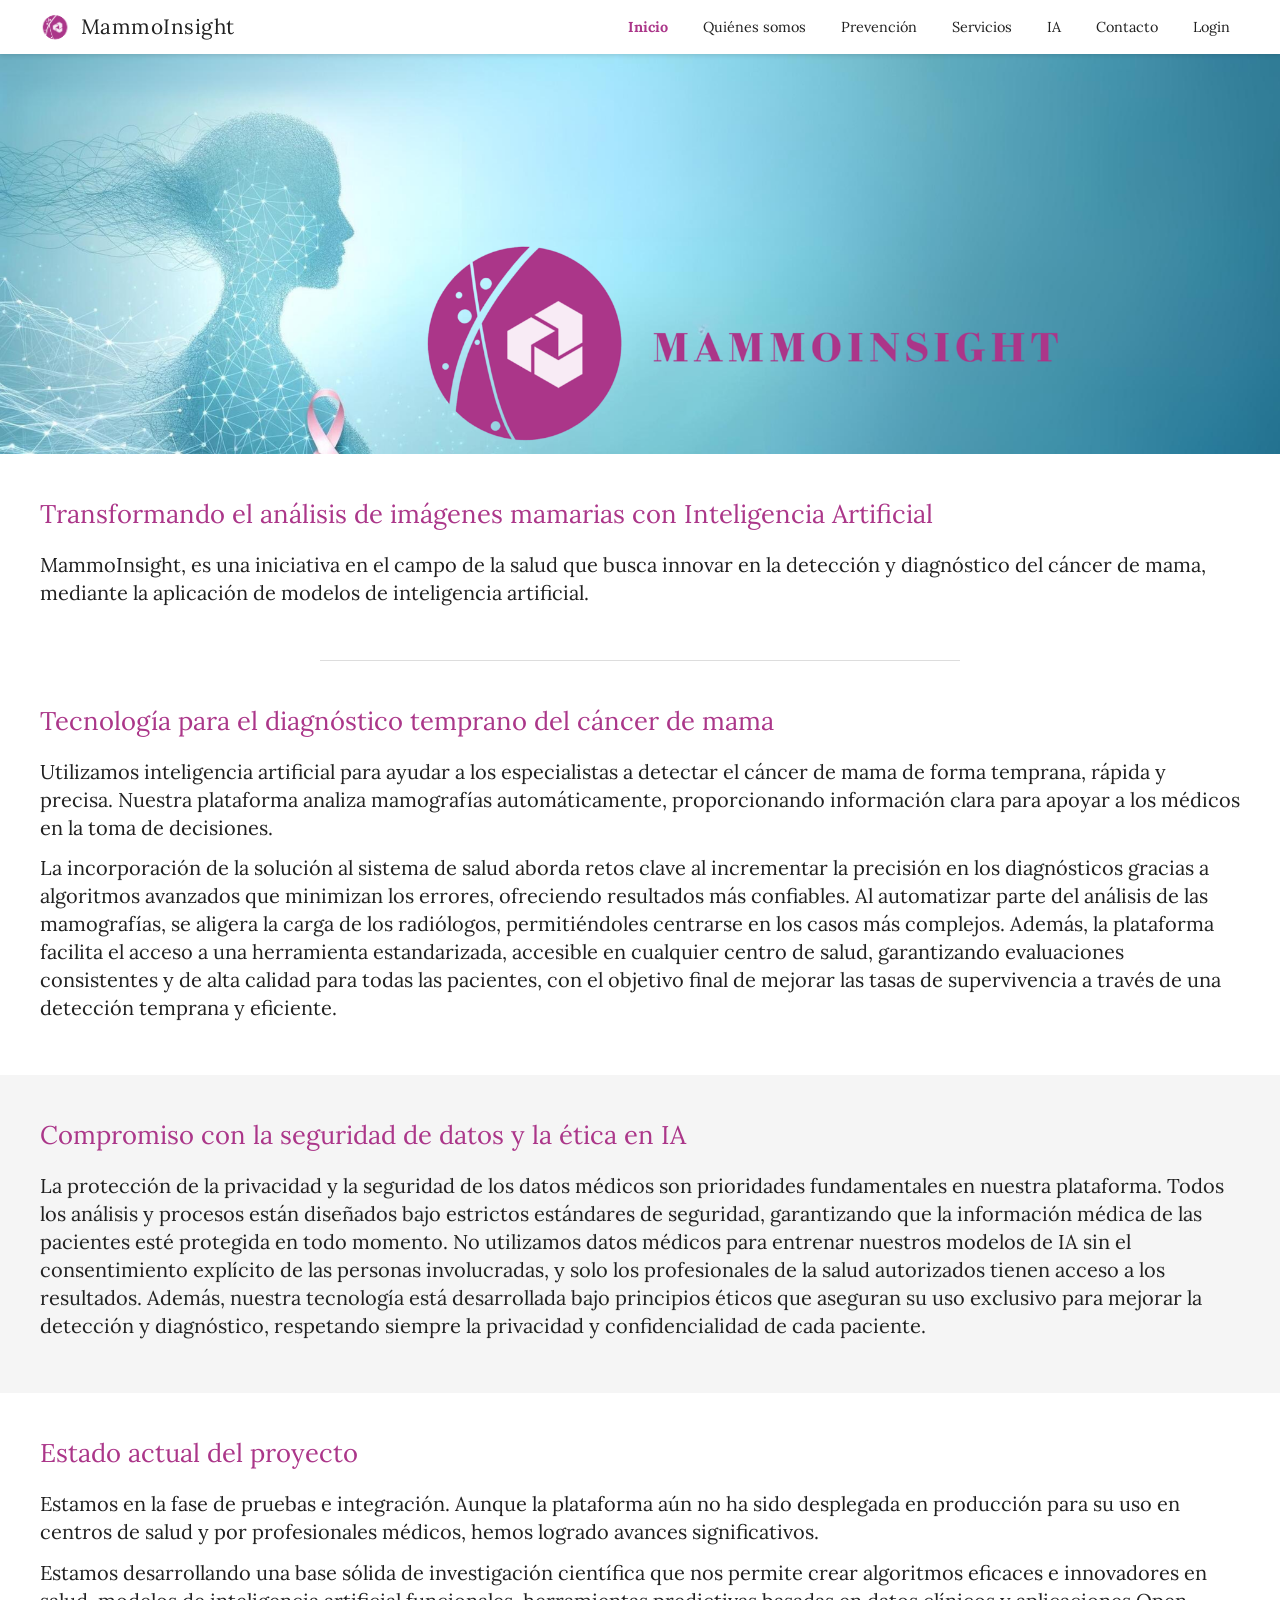
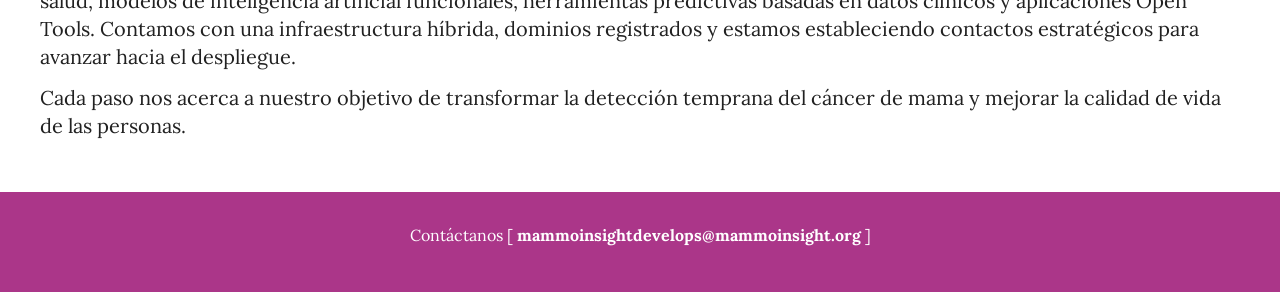
<file: index.html>
<!DOCTYPE html>
<html lang="es">

<head>
    <meta charset="UTF-8">
    <meta name="viewport" content="width=device-width, initial-scale=1.0">
    <title>MammoInsight - Inicio</title>
    <meta name="description"
        content="Transformando el análisis de imágenes mamarias con Inteligencia Artificial. MammoInsight es una iniciativa que busca innovar en la detección y diagnóstico del cáncer de mama.">

    <!-- Fonts -->
    <link
        href="https://fonts.googleapis.com/css2?family=Lora:ital,wght@0,400;0,700;1,400&family=Roboto:wght@300;400;500;700&display=swap"
        rel="stylesheet">

    <!-- Styles -->
    <link rel="stylesheet" href="css/style.css?v=5">
    <link rel="icon" href="assets/images/logo.png" type="image/png">
</head>

<body>

    <!-- Header / Navigation -->
    <header>
        <div class="nav-container">
            <a href="index.html" class="logo-container">
                <img src="assets/images/logo.png" alt="MammoInsight Logo" class="logo-img">
                <span class="site-title">MammoInsight</span>
            </a>
            <nav>
                <ul>
                    <li><a href="index.html" class="active">Inicio</a></li>
                    <li><a href="quienes-somos.html">Quiénes somos</a></li>
                    <li><a href="prevencion.html">Prevención</a></li>
                    <li><a href="servicios.html">Servicios</a></li>
                    <li><a href="ia.html">IA</a></li>
                    <li><a href="contacto.html">Contacto</a></li>
                    <li><a href="login.html">Login</a></li>
                </ul>
            </nav>
        </div>
    </header>

    <!-- Main Content -->
    <main>

        <!-- Hero Section -->
        <section class="hero home-hero">
            <div class="hero-overlay"></div>
            <!-- Content will be here if any overlay text matches the design -->
        </section>

        <!-- Intro Section -->
        <section class="section">
            <div class="content-container">
                <h2>Transformando el análisis de imágenes mamarias con Inteligencia Artificial</h2>
                <h3>MammoInsight, es una iniciativa en el campo de la salud que busca innovar en la detección y
                    diagnóstico del cáncer de mama, mediante la aplicación de modelos de inteligencia artificial.</h3>
            </div>
        </section>

        <!-- Divider / Visual Break -->
        <hr style="width: 50%; margin: auto; border: 0; border-top: 1px solid #ddd;">

        <!-- Tech Section -->
        <section class="section">
            <div class="content-container">
            <h2>Tecnología para el diagnóstico temprano del cáncer de mama</h2>

            <h3>Utilizamos inteligencia artificial para ayudar a los especialistas a detectar el cáncer de mama de forma
                temprana, rápida y precisa. Nuestra plataforma analiza mamografías automáticamente, proporcionando
                información clara para apoyar a los médicos en la toma de decisiones.</h3>

            <h3>La incorporación de la solución al sistema de salud aborda retos clave al incrementar la precisión en
                los diagnósticos gracias a algoritmos avanzados que minimizan los errores, ofreciendo resultados más
                confiables. Al automatizar parte del análisis de las mamografías, se aligera la carga de los radiólogos,
                permitiéndoles centrarse en los casos más complejos. Además, la plataforma facilita el acceso a una
                herramienta estandarizada, accesible en cualquier centro de salud, garantizando evaluaciones
                consistentes y de alta calidad para todas las pacientes, con el objetivo final de mejorar las tasas de
                supervivencia a través de una detección temprana y eficiente.</h3>
            </div>
        </section>

        <!-- Ethics Section -->
        <section class="section" style="background-color: var(--light-gray);">
            <div class="content-container">
            <h2>Compromiso con la seguridad de datos y la ética en IA</h2>

            <h3>La protección de la privacidad y la seguridad de los datos médicos son prioridades fundamentales en
                nuestra plataforma. Todos los análisis y procesos están diseñados bajo estrictos estándares de
                seguridad, garantizando que la información médica de las pacientes esté protegida en todo momento. No
                utilizamos datos médicos para entrenar nuestros modelos de IA sin el consentimiento explícito de las
                personas involucradas, y solo los profesionales de la salud autorizados tienen acceso a los resultados.
                Además, nuestra tecnología está desarrollada bajo principios éticos que aseguran su uso exclusivo para
                mejorar la detección y diagnóstico, respetando siempre la privacidad y confidencialidad de cada
                paciente.</h3>
            </div>
        </section>

        <!-- Status Section -->
        <section class="section">
            <div class="content-container">
            <h2>Estado actual del proyecto</h2>

            <h3>Estamos en la fase de pruebas e integración. Aunque la plataforma aún no ha sido desplegada en
                producción para su uso en centros de salud y por profesionales médicos, hemos logrado avances
                significativos.</h3>

            <h3>Estamos desarrollando una base sólida de investigación científica que nos permite crear algoritmos
                eficaces e innovadores en salud, modelos de inteligencia artificial funcionales, herramientas
                predictivas basadas en datos clínicos y aplicaciones Open Tools. Contamos con una infraestructura
                híbrida, dominios registrados y estamos estableciendo contactos estratégicos para avanzar hacia el
                despliegue.</h3>

            <h3>Cada paso nos acerca a nuestro objetivo de transformar la detección temprana del cáncer de mama y
                mejorar la calidad de vida de las personas.</h3>
            </div>
        </section>

    </main>

    <!-- Footer -->
    <footer>
        <section>
            <h3>Contáctanos [ <a
                    href="mailto:mammoinsightdevelops@mammoinsight.org">mammoinsightdevelops@mammoinsight.org</a> ]</h3>
        </section>
    </footer>

</body>

</html>
</file>
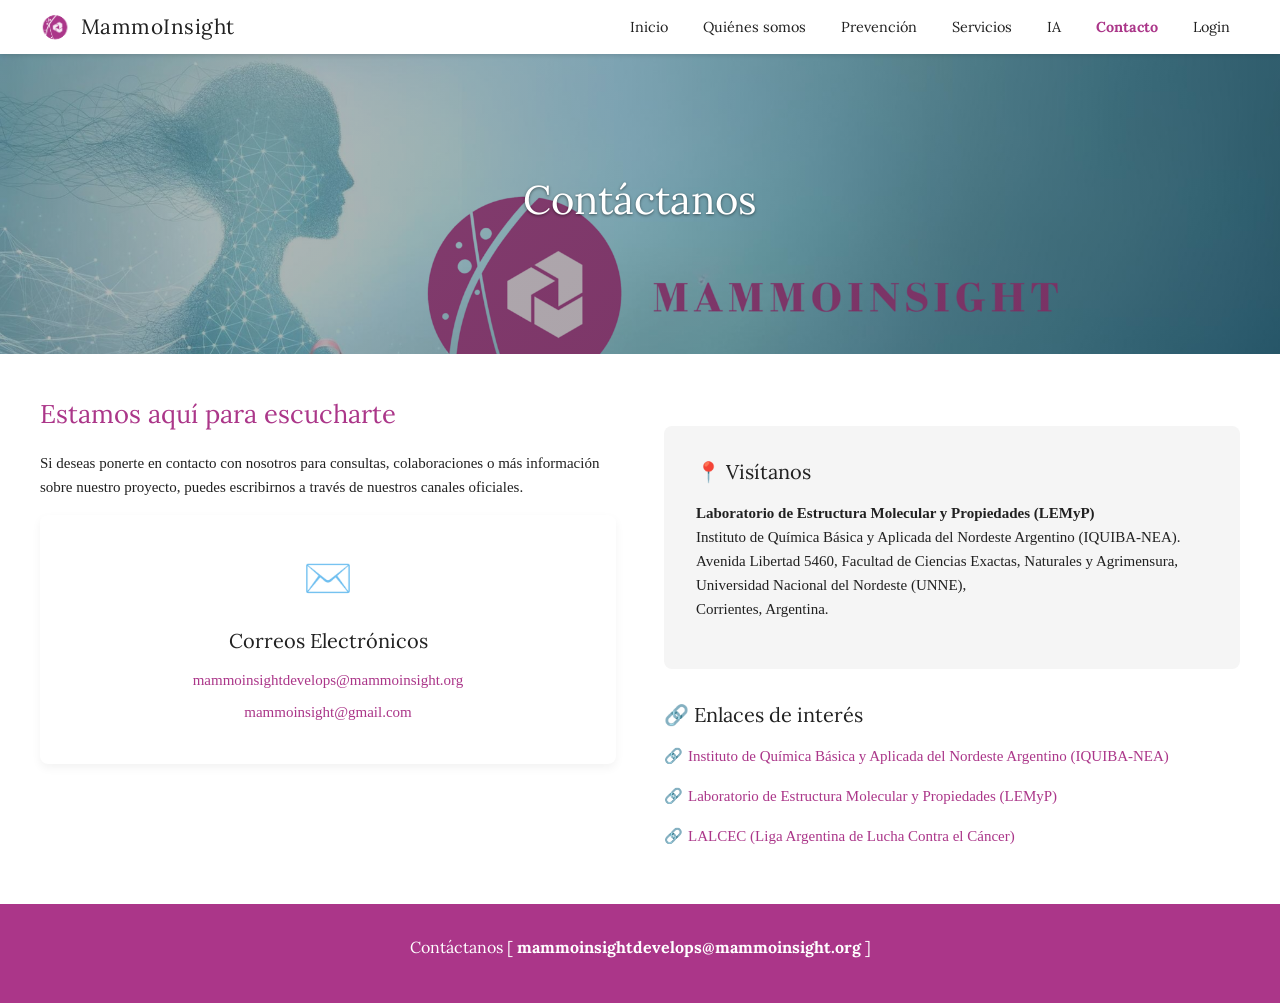
<file: contacto.html>
<!DOCTYPE html>
<html lang="es">

<head>
    <meta charset="UTF-8">
    <meta name="viewport" content="width=device-width, initial-scale=1.0">
    <title>MammoInsight - Contacto</title>
    <meta name="description"
        content="Ponte en contacto con el equipo de MammoInsight. Estamos aquí para responder tus consultas y colaborar en la lucha contra el cáncer de mama.">

    <!-- Fonts -->
    <link
        href="https://fonts.googleapis.com/css2?family=Lora:ital,wght@0,400;0,700;1,400&amp;family=Roboto:wght@300;400;500;700&amp;display=swap"
        rel="stylesheet">

    <!-- Styles -->
    <link rel="stylesheet" href="css/style.css?v=5">
    <link rel="icon" href="assets/images/logo.png" type="image/png">
    <style>
        .contact-info-card {
            background-color: #fff;
            padding: 2rem;
            border-radius: 8px;
            box-shadow: 0 4px 10px rgba(0, 0, 0, 0.05);
            margin-bottom: 2rem;
            text-align: center;
        }

        .contact-icon {
            font-size: 2.5rem;
            color: var(--primary-color);
            margin-bottom: 1rem;
        }

        .contact-link {
            color: var(--primary-color);
            text-decoration: none;
            font-weight: 500;
            display: block;
            margin-bottom: 0.5rem;
        }

        .contact-link:hover {
            text-decoration: underline;
        }

        .address-box {
            background-color: var(--light-gray);
            padding: 2rem;
            border-radius: 8px;
            margin-top: 2rem;
        }

        .links-list {
            list-style: none;
            padding: 0;
            text-align: left;
        }

        .links-list li {
            margin-bottom: 1rem;
            padding-left: 1.5rem;
            position: relative;
        }

        .links-list li::before {
            content: "🔗";
            position: absolute;
            left: 0;
            color: var(--accent-color);
        }
    </style>
</head>

<body>

    <!-- Header / Navigation -->
    <header>
        <div class="nav-container">
            <a href="index.html" class="logo-container">
                <img src="assets/images/logo.png" alt="MammoInsight Logo" class="logo-img">
                <span class="site-title">MammoInsight</span>
            </a>
            <nav>
                <ul>
                    <li><a href="index.html">Inicio</a></li>
                    <li><a href="quienes-somos.html">Quiénes somos</a></li>
                    <li><a href="prevencion.html">Prevención</a></li>
                    <li><a href="servicios.html">Servicios</a></li>
                    <li><a href="ia.html">IA</a></li>
                    <li><a href="contacto.html" class="active">Contacto</a></li>
                    <li><a href="login.html">Login</a></li>
                </ul>
            </nav>
        </div>
    </header>

    <!-- Main Content -->
    <main>

        <!-- Hero Section -->
        <section class="hero">
            <div class="hero-overlay"></div>
            <div class="hero-content">
                <h1>Contáctanos</h1>
            </div>
        </section>

        <!-- Contact Options Section -->
        <section class="section">
            <div class="content-container">
                <div class="grid-2-col">
                    <div>
                        <h2>Estamos aquí para escucharte</h2>
                        <p>
                            Si deseas ponerte en contacto con nosotros para consultas, colaboraciones o más información
                            sobre nuestro proyecto, puedes escribirnos a través de nuestros canales oficiales.
                        </p>

                        <div class="contact-info-card">
                            <div class="contact-icon">✉️</div>
                            <h3>Correos Electrónicos</h3>
                            <a href="mailto:mammoinsightdevelops@mammoinsight.org"
                                class="contact-link">mammoinsightdevelops@mammoinsight.org</a>
                            <a href="mailto:mammoinsight@gmail.com" class="contact-link">mammoinsight@gmail.com</a>
                        </div>
                    </div>
                    <div>
                        <div class="address-box">
                            <h3>📍 Visítanos</h3>
                            <p>
                                <strong>Laboratorio de Estructura Molecular y Propiedades (LEMyP)</strong><br>
                                Instituto de Química Básica y Aplicada del Nordeste Argentino (IQUIBA-NEA).<br>
                                Avenida Libertad 5460, Facultad de Ciencias Exactas, Naturales y Agrimensura,<br>
                                Universidad Nacional del Nordeste (UNNE),<br>
                                Corrientes, Argentina.
                            </p>
                        </div>

                        <div style="margin-top: 2rem;">
                            <h3>🔗 Enlaces de interés</h3>
                            <ul class="links-list">
                                <li>
                                    <a href="https://iquiba-nea.conicet.gov.ar/" target="_blank"
                                        class="contact-link">Instituto de Química Básica y Aplicada del Nordeste
                                        Argentino (IQUIBA-NEA)</a>
                                </li>
                                <li>
                                    <a href="https://iquiba-nea.conicet.gov.ar/lemyp/" target="_blank"
                                        class="contact-link">Laboratorio de Estructura Molecular y Propiedades
                                        (LEMyP)</a>
                                </li>
                                <li>
                                    <a href="https://lalceclujan.org.ar/" target="_blank" class="contact-link">LALCEC
                                        (Liga Argentina de Lucha Contra el Cáncer)</a>
                                </li>
                            </ul>
                        </div>
                    </div>
                </div>
            </div>
        </section>

    </main>

    <!-- Footer -->
    <footer>
        <section>
            <h3>Contáctanos [ <a
                    href="mailto:mammoinsightdevelops@mammoinsight.org">mammoinsightdevelops@mammoinsight.org</a> ]</h3>
        </section>
    </footer>

</body>

</html>
</file>
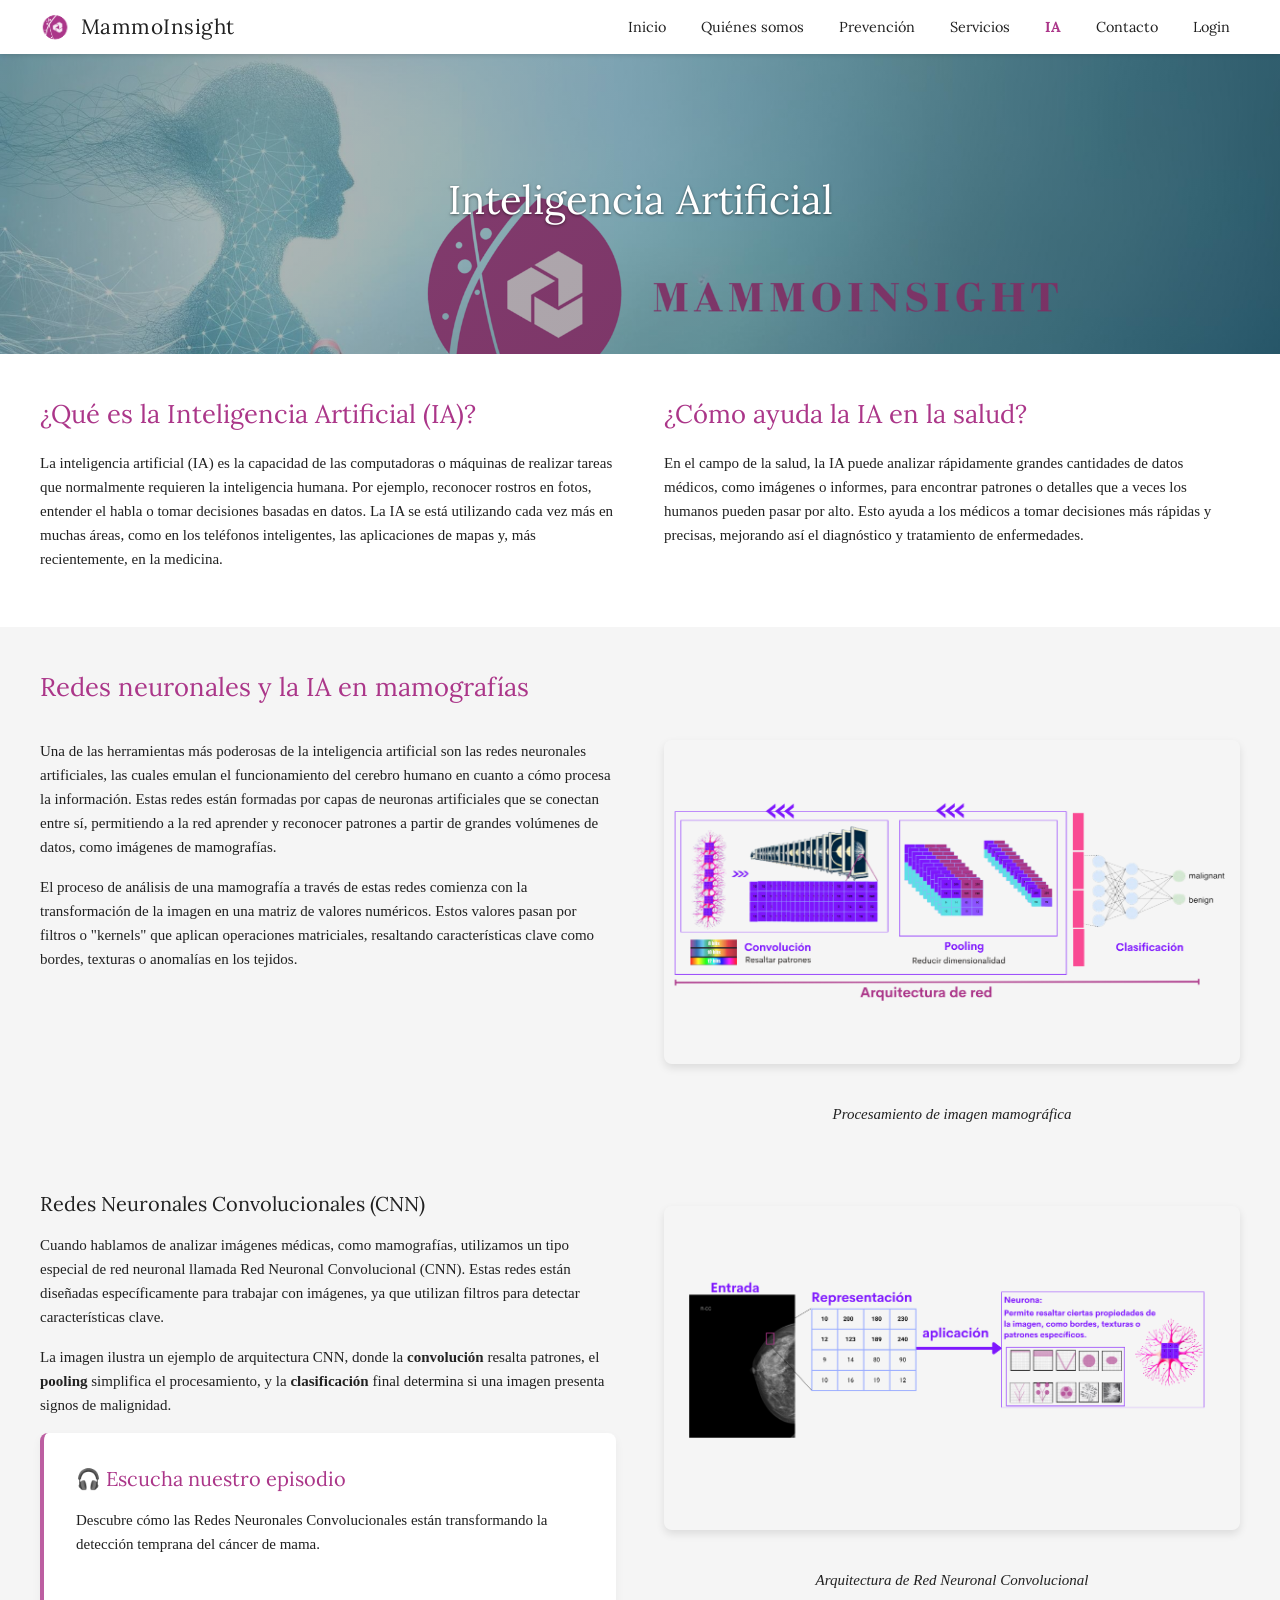
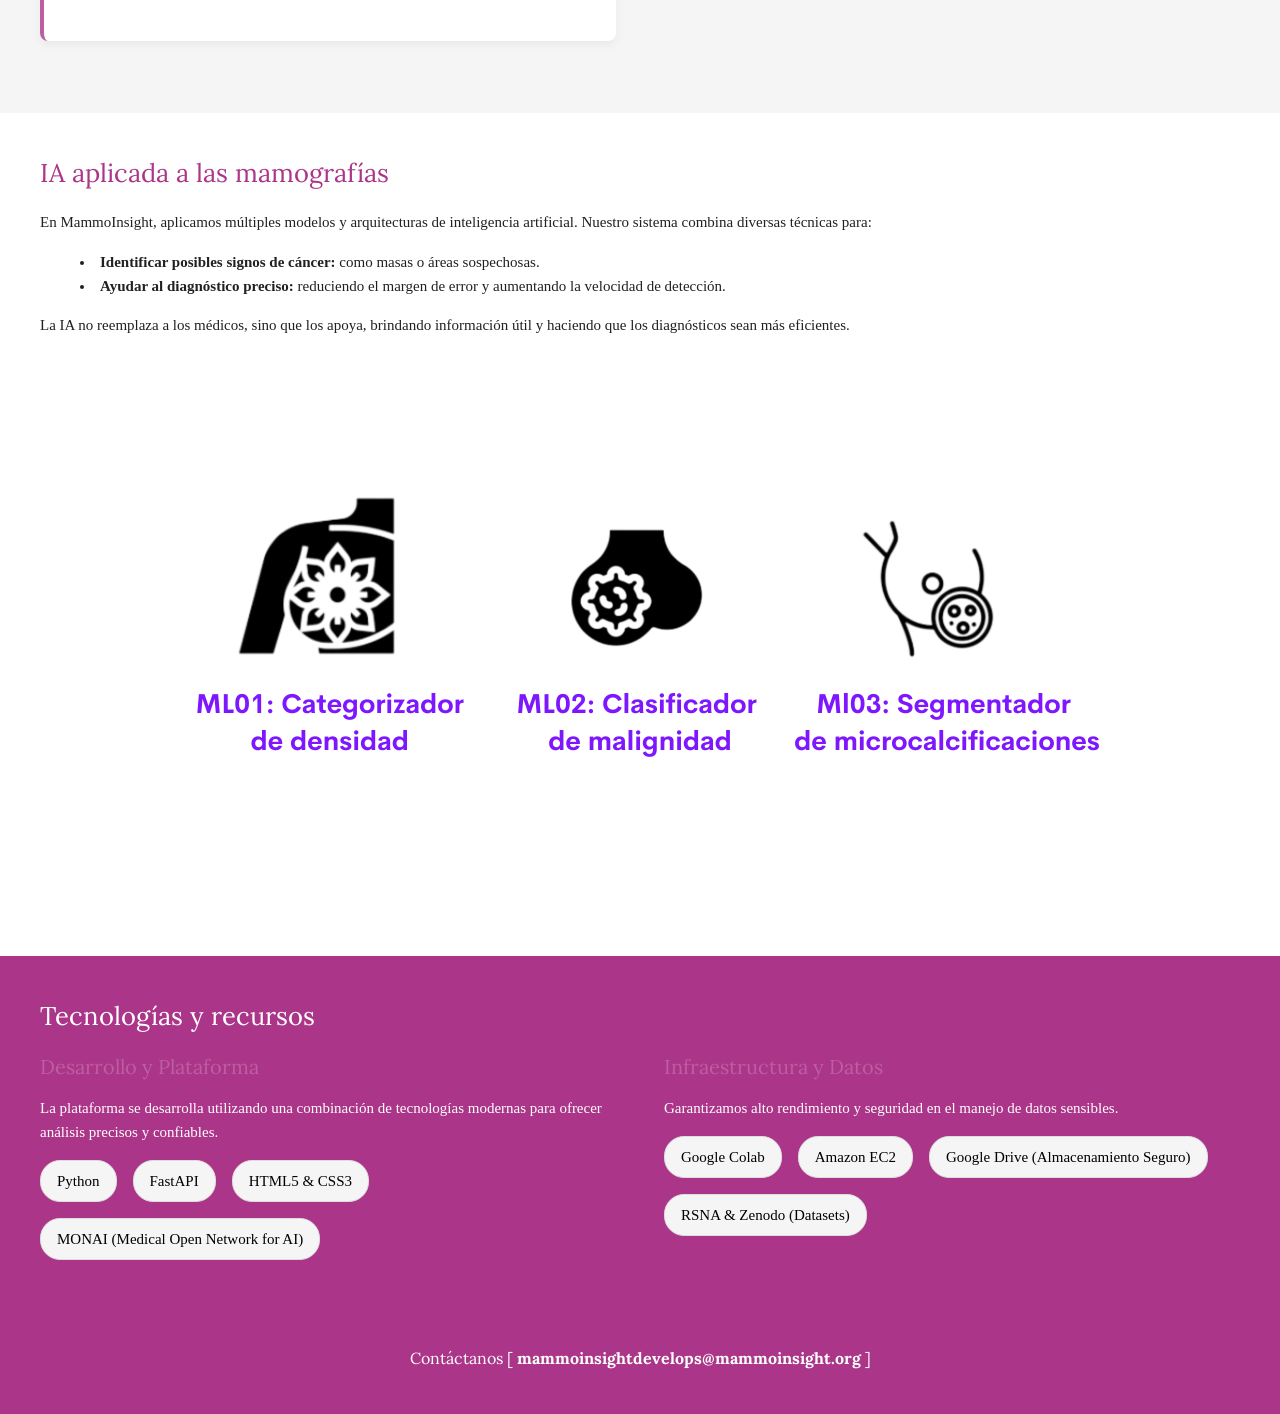
<file: ia.html>
<!DOCTYPE html>
<html lang="es">

<head>
    <meta charset="UTF-8">
    <meta name="viewport" content="width=device-width, initial-scale=1.0">
    <title>MammoInsight - Inteligencia Artificial</title>
    <meta name="description"
        content="Descubre cómo MammoInsight utiliza la Inteligencia Artificial y las Redes Neuronales Convolucionales (CNN) para mejorar la detección temprana del cáncer de mama.">

    <!-- Fonts -->
    <link
        href="https://fonts.googleapis.com/css2?family=Lora:ital,wght@0,400;0,700;1,400&amp;family=Roboto:wght@300;400;500;700&amp;display=swap"
        rel="stylesheet">

    <!-- Styles -->
    <link rel="stylesheet" href="css/style.css?v=5">
    <link rel="icon" href="assets/images/logo.png" type="image/png">
    <style>
        .ia-section {
            padding: 3rem 0;
        }

        .ia-card {
            background-color: #fff;
            border-radius: 8px;
            box-shadow: 0 4px 10px rgba(0, 0, 0, 0.05);
            padding: 2rem;
            margin-bottom: 2rem;
            border-left: 4px solid var(--accent-color);
        }

        .ia-card h3 {
            color: var(--primary-color);
            margin-top: 0;
        }

        .tech-list {
            list-style: none;
            padding: 0;
            display: flex;
            flex-wrap: wrap;
            gap: 1rem;
        }

        .tech-item {
            background-color: var(--light-gray);
            padding: 0.5rem 1rem;
            border-radius: 20px;
            font-weight: 500;
            color: var(--dark-text);
            border: 1px solid #ddd;
        }

        .cnn-diagram {
            max-width: 100%;
            height: auto;
            border-radius: 8px;
            box-shadow: 0 4px 8px rgba(0, 0, 0, 0.1);
            margin: 1rem 0;
        }
    </style>
</head>

<body>

    <!-- Header / Navigation -->
    <header>
        <div class="nav-container">
            <a href="index.html" class="logo-container">
                <img src="assets/images/logo.png" alt="MammoInsight Logo" class="logo-img">
                <span class="site-title">MammoInsight</span>
            </a>
            <nav>
                <ul>
                    <li><a href="index.html">Inicio</a></li>
                    <li><a href="quienes-somos.html">Quiénes somos</a></li>
                    <li><a href="prevencion.html">Prevención</a></li>
                    <li><a href="servicios.html">Servicios</a></li>
                    <li><a href="ia.html" class="active">IA</a></li>
                    <li><a href="contacto.html">Contacto</a></li>
                    <li><a href="login.html">Login</a></li>
                </ul>
            </nav>
        </div>
    </header>

    <!-- Main Content -->
    <main>

        <!-- Hero Section -->
        <section class="hero">
            <div class="hero-overlay"></div>
            <div class="hero-content">
                <h1>Inteligencia Artificial</h1>
            </div>
        </section>

        <!-- Intro Section: Qué es la IA -->
        <section class="section">
            <div class="content-container">
                <div class="grid-2-col">
                    <div>
                        <h2>¿Qué es la Inteligencia Artificial (IA)?</h2>
                        <p>
                            La inteligencia artificial (IA) es la capacidad de las computadoras o máquinas de realizar
                            tareas que normalmente requieren la inteligencia humana. Por ejemplo, reconocer rostros en
                            fotos, entender el habla o tomar decisiones basadas en datos. La IA se está utilizando cada
                            vez más en muchas áreas, como en los teléfonos inteligentes, las aplicaciones de mapas y,
                            más recientemente, en la medicina.
                        </p>
                    </div>
                    <div>
                        <h2>¿Cómo ayuda la IA en la salud?</h2>
                        <p>
                            En el campo de la salud, la IA puede analizar rápidamente grandes cantidades de datos
                            médicos, como imágenes o informes, para encontrar patrones o detalles que a veces los
                            humanos pueden pasar por alto. Esto ayuda a los médicos a tomar decisiones más rápidas y
                            precisas, mejorando así el diagnóstico y tratamiento de enfermedades.
                        </p>
                    </div>
                </div>
            </div>
        </section>

        <!-- Neural Networks Section -->
        <section class="section" style="background-color: var(--light-gray);">
            <div class="content-container">
                <h2>Redes neuronales y la IA en mamografías</h2>
                <div class="grid-2-col">
                    <div>
                        <p>
                            Una de las herramientas más poderosas de la inteligencia artificial son las redes neuronales
                            artificiales, las cuales emulan el funcionamiento del cerebro humano en cuanto a cómo
                            procesa la información. Estas redes están formadas por capas de neuronas artificiales que se
                            conectan entre sí, permitiendo a la red aprender y reconocer patrones a partir de grandes
                            volúmenes de datos, como imágenes de mamografías.
                        </p>
                        <p>
                            El proceso de análisis de una mamografía a través de estas redes comienza con la
                            transformación de la imagen en una matriz de valores numéricos. Estos valores pasan por
                            filtros o "kernels" que aplican operaciones matriciales, resaltando características clave
                            como bordes, texturas o anomalías en los tejidos.
                        </p>
                    </div>
                    <div style="text-align: center;">
                        <img src="assets/images/ia_1.png" alt="Análisis de mamografía" class="cnn-diagram">
                        <p><em>Procesamiento de imagen mamográfica</em></p>
                    </div>
                </div>

                <div class="grid-2-col" style="margin-top: 3rem;">
                    <div style="text-align: center; order: 2;">
                        <!-- Image on right for desktop if grid holds, or simply stacked -->
                        <img src="assets/images/ia_2.png" alt="Arquitectura CNN" class="cnn-diagram">
                        <p><em>Arquitectura de Red Neuronal Convolucional</em></p>
                    </div>
                    <div style="order: 1;">
                        <h3>Redes Neuronales Convolucionales (CNN)</h3>
                        <p>
                            Cuando hablamos de analizar imágenes médicas, como mamografías, utilizamos un tipo especial
                            de red neuronal llamada Red Neuronal Convolucional (CNN). Estas redes están diseñadas
                            específicamente para trabajar con imágenes, ya que utilizan filtros para detectar
                            características clave.
                        </p>
                        <p>
                            La imagen ilustra un ejemplo de arquitectura CNN, donde la <strong>convolución</strong>
                            resalta patrones, el <strong>pooling</strong> simplifica el procesamiento, y la
                            <strong>clasificación</strong> final determina si una imagen presenta signos de malignidad.
                        </p>
                        <div class="ia-card" style="margin-top: 1rem;">
                            <h3>🎧 Escucha nuestro episodio</h3>
                            <p>Descubre cómo las Redes Neuronales Convolucionales están transformando la detección
                                temprana del cáncer de mama.</p>
                            <iframe src="https://archive.org/embed/mammoinsight_ML0001" width="100%" height="30"
                                frameborder="0" webkitallowfullscreen="true" mozallowfullscreen="true"
                                allowfullscreen></iframe>
                            <!-- Note: Placeholder for podcast if actual file is not available, user can replace -->
                        </div>
                    </div>
                </div>
            </div>
        </section>

        <!-- Application Section -->
        <section class="section">
            <div class="content-container">
                <h2>IA aplicada a las mamografías</h2>
                <p>
                    En MammoInsight, aplicamos múltiples modelos y arquitecturas de inteligencia artificial. Nuestro
                    sistema combina diversas técnicas para:
                </p>
                <ul>
                    <li><strong>Identificar posibles signos de cáncer:</strong> como masas o áreas sospechosas.</li>
                    <li><strong>Ayudar al diagnóstico preciso:</strong> reduciendo el margen de error y aumentando la
                        velocidad de detección.</li>
                </ul>
                <p class="highlight-text">
                    La IA no reemplaza a los médicos, sino que los apoya, brindando información útil y haciendo que los
                    diagnósticos sean más eficientes.
                </p>
                <div style="text-align: center; margin-top: 2rem;">
                    <img src="assets/images/modelosIA.png" alt="Modelos de IA"
                        style="max-width: 80%; border-radius: 8px;">
                </div>
            </div>
        </section>

        <!-- Tech Stack Section -->
        <section class="section" style="background-color: var(--primary-color); color: white;">
            <div class="content-container">
                <h2 style="color: white;">Tecnologías y recursos</h2>
                <div class="grid-2-col">
                    <div>
                        <h3 style="color: var(--accent-color);">Desarrollo y Plataforma</h3>
                        <p>
                            La plataforma se desarrolla utilizando una combinación de tecnologías modernas para ofrecer
                            análisis precisos y confiables.
                        </p>
                        <ul class="tech-list">
                            <li class="tech-item" style="color: black;">Python</li>
                            <li class="tech-item" style="color: black;">FastAPI</li>
                            <li class="tech-item" style="color: black;">HTML5 & CSS3</li>
                            <li class="tech-item" style="color: black;">MONAI (Medical Open Network for AI)</li>
                        </ul>
                    </div>
                    <div>
                        <h3 style="color: var(--accent-color);">Infraestructura y Datos</h3>
                        <p>
                            Garantizamos alto rendimiento y seguridad en el manejo de datos sensibles.
                        </p>
                        <ul class="tech-list">
                            <li class="tech-item" style="color: black;">Google Colab</li>
                            <li class="tech-item" style="color: black;">Amazon EC2</li>
                            <li class="tech-item" style="color: black;">Google Drive (Almacenamiento Seguro)</li>
                            <li class="tech-item" style="color: black;">RSNA & Zenodo (Datasets)</li>
                        </ul>
                    </div>
                </div>
            </div>
        </section>

    </main>

    <!-- Footer -->
    <footer>
        <section>
            <h3>Contáctanos [ <a
                    href="mailto:mammoinsightdevelops@mammoinsight.org">mammoinsightdevelops@mammoinsight.org</a> ]</h3>
        </section>
    </footer>

</body>

</html>
</file>
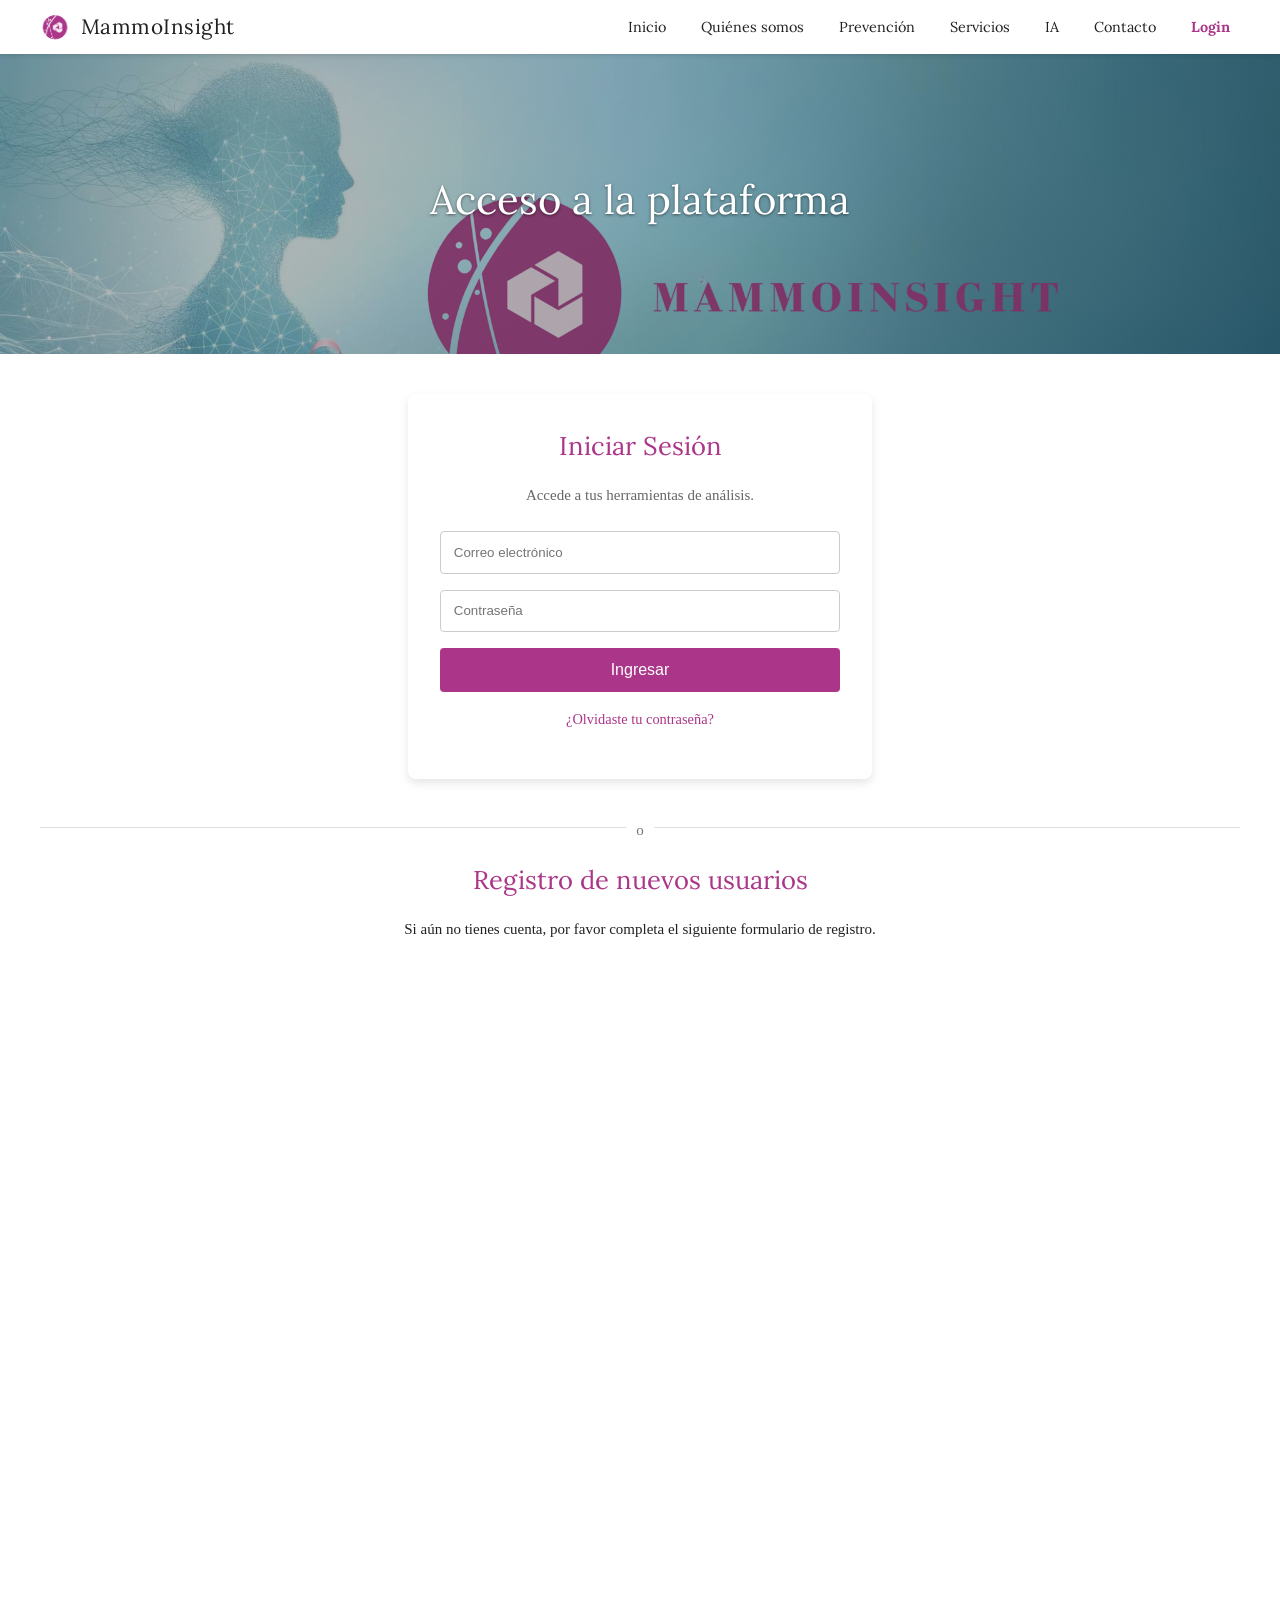
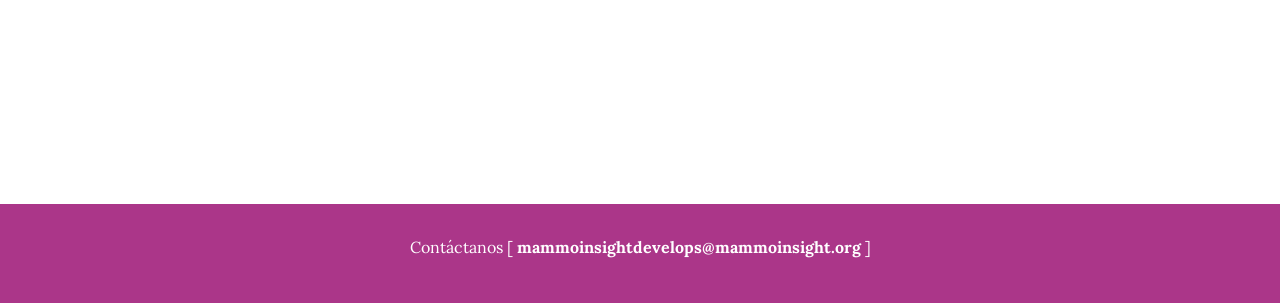
<file: login.html>
<!DOCTYPE html>
<html lang="es">

<head>
    <meta charset="UTF-8">
    <meta name="viewport" content="width=device-width, initial-scale=1.0">
    <title>MammoInsight - Login</title>
    <meta name="description" content="Acceso a la plataforma MammoInsight y registro de nuevos usuarios.">

    <!-- Fonts -->
    <link
        href="https://fonts.googleapis.com/css2?family=Lora:ital,wght@0,400;0,700;1,400&amp;family=Roboto:wght@300;400;500;700&amp;display=swap"
        rel="stylesheet">

    <!-- Styles -->
    <link rel="stylesheet" href="css/style.css?v=5">
    <link rel="icon" href="assets/images/logo.png" type="image/png">
    <style>
        .login-container {
            max-width: 400px;
            margin: 0 auto;
            padding: 2rem;
            background-color: #fff;
            border-radius: 8px;
            box-shadow: 0 4px 10px rgba(0, 0, 0, 0.1);
            text-align: center;
        }

        .login-input {
            width: 100%;
            padding: 0.8rem;
            margin-bottom: 1rem;
            border: 1px solid #ccc;
            border-radius: 4px;
            box-sizing: border-box;
        }

        .login-btn {
            background-color: var(--primary-color);
            color: white;
            border: none;
            padding: 0.8rem 2rem;
            border-radius: 4px;
            cursor: pointer;
            font-size: 1rem;
            width: 100%;
            transition: background-color 0.3s;
        }

        .login-btn:hover {
            background-color: var(--accent-color);
        }

        .divider {
            margin: 2rem 0;
            border-top: 1px solid #ddd;
            position: relative;
        }

        .divider span {
            background-color: #fff;
            padding: 0 10px;
            color: #777;
            position: absolute;
            top: -10px;
            left: 50%;
            transform: translateX(-50%);
        }

        .google-form-container {
            margin-top: 3rem;
            text-align: center;
        }

        iframe {
            width: 100%;
            border: none;
            min-height: 800px;
        }
    </style>
</head>

<body>

    <!-- Header / Nav -->
    <header>
        <div class="nav-container">
            <a href="index.html" class="logo-container">
                <img src="assets/images/logo.png" alt="MammoInsight Logo" class="logo-img">
                <span class="site-title">MammoInsight</span>
            </a>
            <nav>
                <ul>
                    <li><a href="index.html">Inicio</a></li>
                    <li><a href="quienes-somos.html">Quiénes somos</a></li>
                    <li><a href="prevencion.html">Prevención</a></li>
                    <li><a href="servicios.html">Servicios</a></li>
                    <li><a href="ia.html">IA</a></li>
                    <li><a href="contacto.html">Contacto</a></li>
                    <li><a href="login.html" class="active">Login</a></li>
                </ul>
            </nav>
        </div>
    </header>

    <!-- Main Content -->
    <main>

        <!-- Hero Section -->
        <section class="hero">
            <div class="hero-overlay"></div>
            <div class="hero-content">
                <h1>Acceso a la plataforma</h1>
            </div>
        </section>

        <!-- Login / Register Section -->
        <section class="section">
            <div class="content-container">

                <div class="login-container">
                    <h2>Iniciar Sesión</h2>
                    <p style="margin-bottom: 1.5rem; color: #666;">Accede a tus herramientas de análisis.</p>
                    <form
                        onsubmit="event.preventDefault(); alert('La funcionalidad de login estará disponible próximamente.');">
                        <input type="email" class="login-input" placeholder="Correo electrónico" required>
                        <input type="password" class="login-input" placeholder="Contraseña" required>
                        <button type="submit" class="login-btn">Ingresar</button>
                    </form>
                    <p style="margin-top: 1rem; font-size: 0.9rem;"><a href="#"
                            style="color: var(--primary-color);">¿Olvidaste tu contraseña?</a></p>
                </div>

                <div class="google-form-container">
                    <div class="divider"><span>o</span></div>
                    <h2>Registro de nuevos usuarios</h2>
                    <p>Si aún no tienes cuenta, por favor completa el siguiente formulario de registro.</p>
                    <!-- Embedded Google Form from original site -->
                    <iframe
                        src="https://docs.google.com/forms/d/e/1FAIpQLScoUFXKUhqBgpAFSIjvRcGwpy7_m1KL5sL7DoyhORXR1rlfkA/viewform?embedded=true">Loading…</iframe>
                </div>

            </div>
        </section>

    </main>

    <!-- Footer -->
    <footer>
        <section>
            <h3>Contáctanos [ <a
                    href="mailto:mammoinsightdevelops@mammoinsight.org">mammoinsightdevelops@mammoinsight.org</a> ]</h3>
        </section>
    </footer>

</body>

</html>
</file>
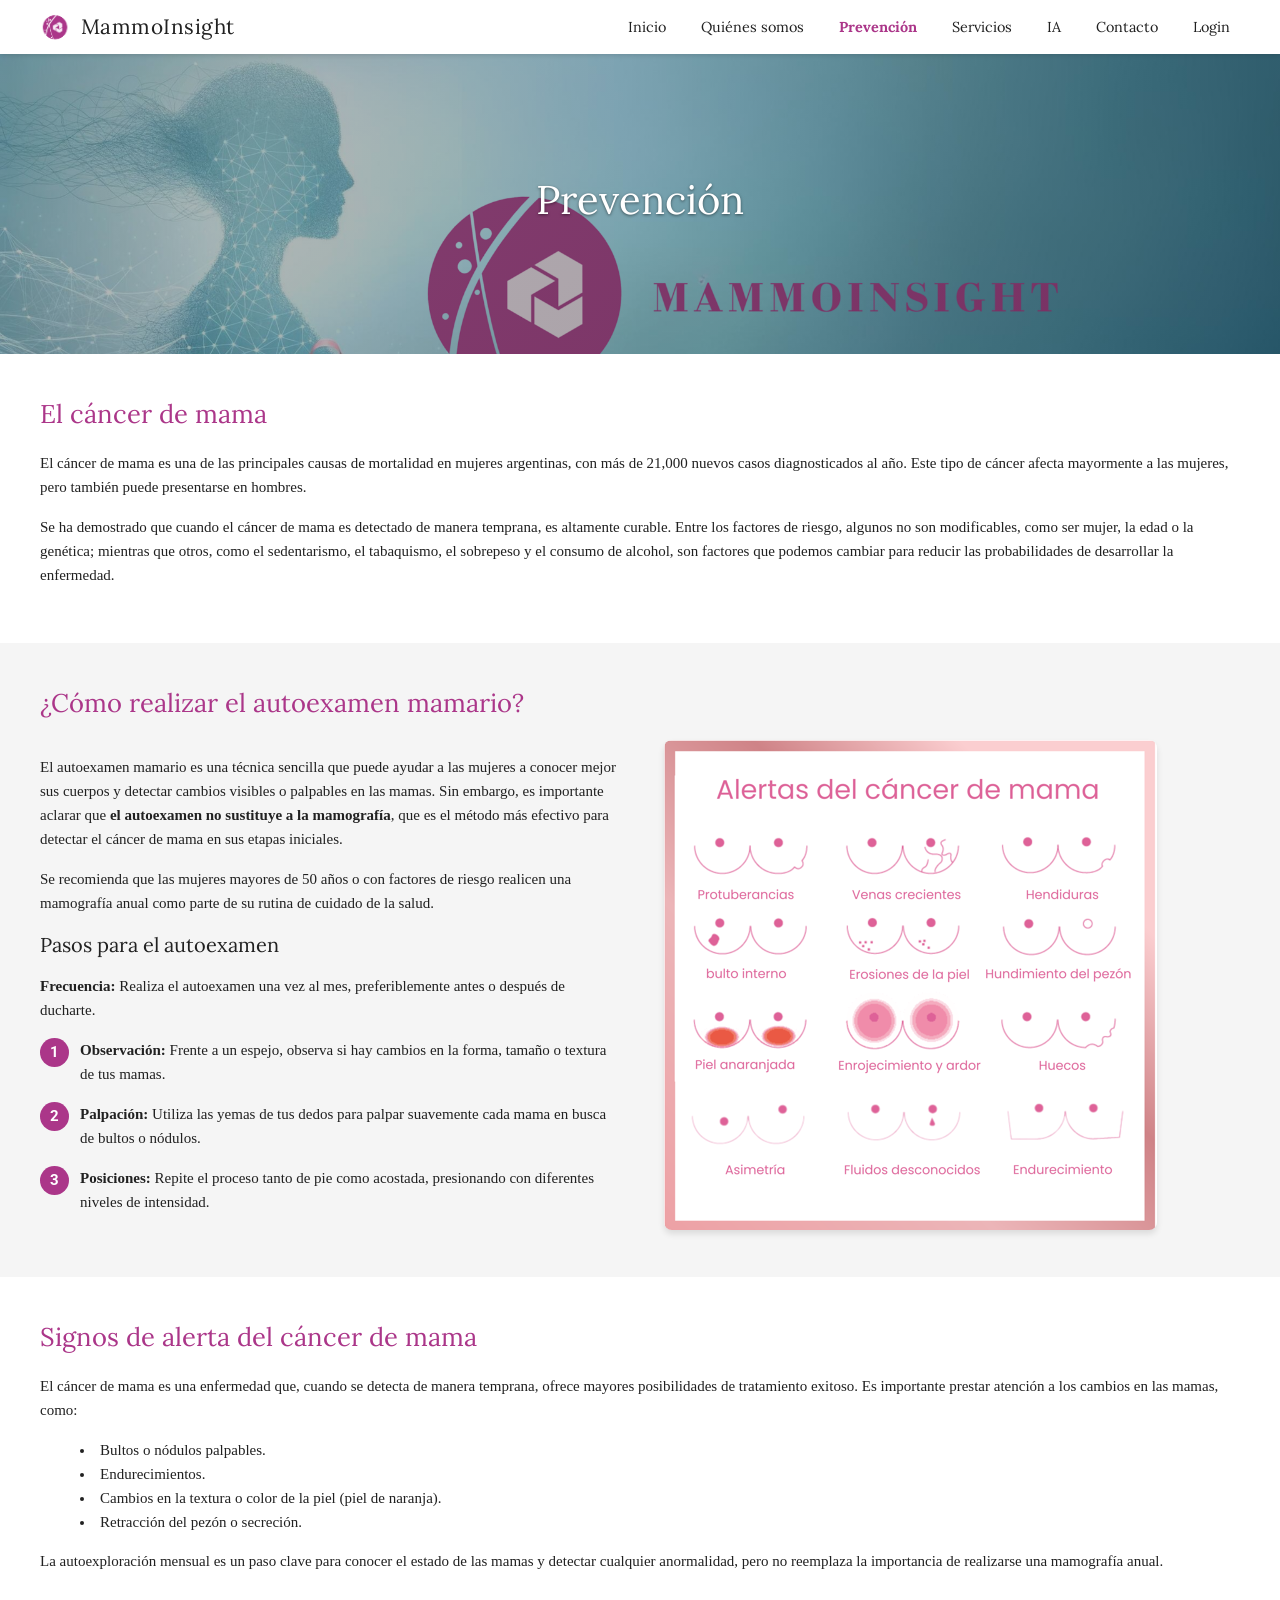
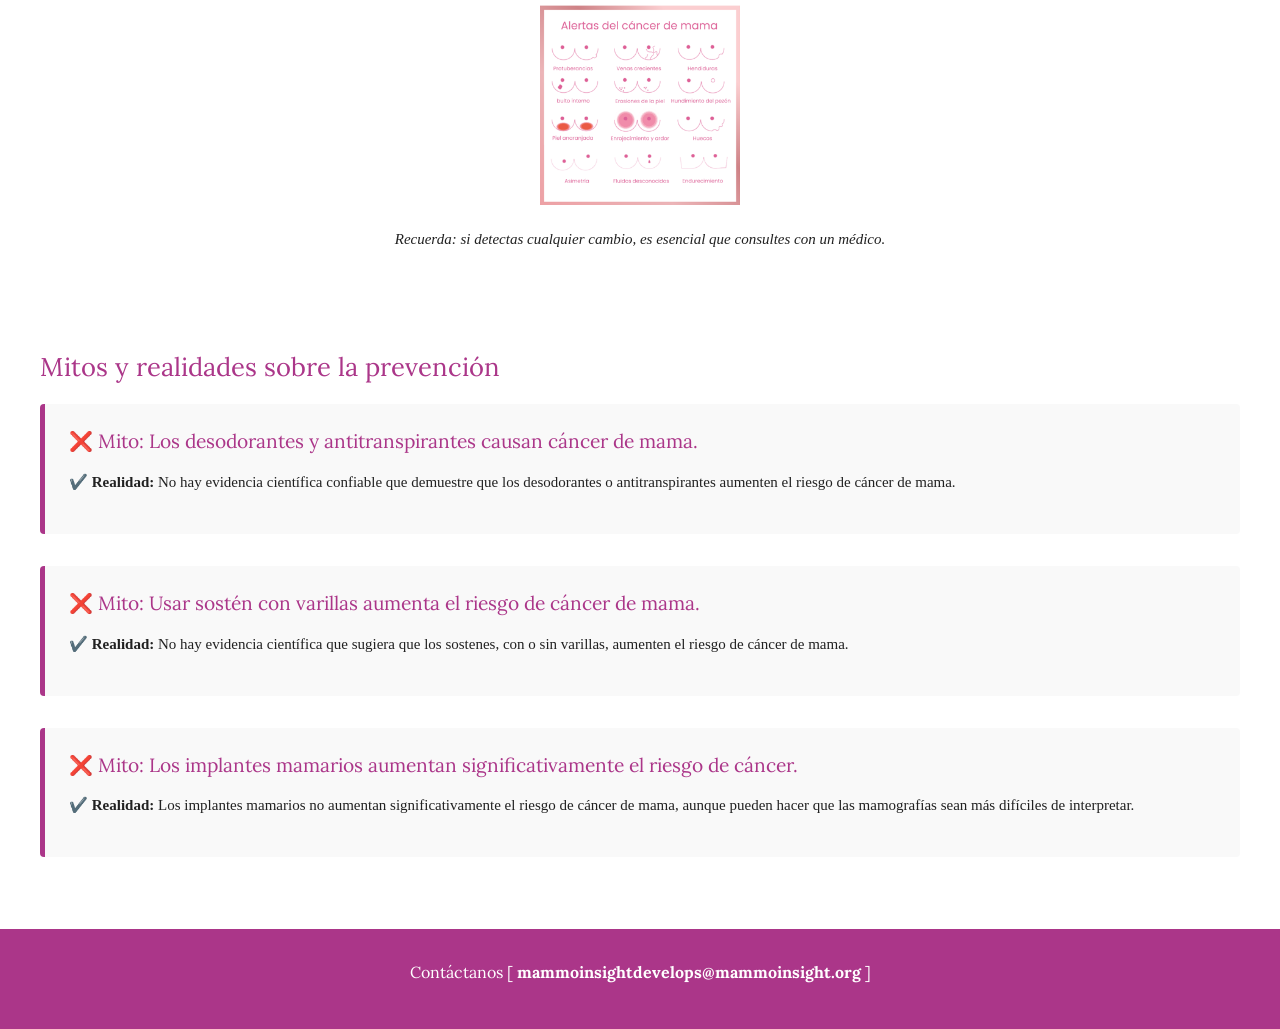
<file: prevencion.html>
<!DOCTYPE html>
<html lang="es">

<head>
    <meta charset="UTF-8">
    <meta name="viewport" content="width=device-width, initial-scale=1.0">
    <title>MammoInsight - Prevención</title>
    <meta name="description"
        content="Información vital sobre la prevención del cáncer de mama, autoexamen y detección temprana. MammoInsight ayuda a salvar vidas.">

    <!-- Fonts -->
    <link
        href="https://fonts.googleapis.com/css2?family=Lora:ital,wght@0,400;0,700;1,400&family=Roboto:wght@300;400;500;700&display=swap"
        rel="stylesheet">

    <!-- Styles -->
    <link rel="stylesheet" href="css/style.css?v=5">
    <link rel="icon" href="assets/images/logo.png" type="image/png">
    <style>
        /* Specific styles for Prevención page lists and highlights */
        .myth-fact {
            margin-bottom: 2rem;
            padding: 1.5rem;
            background-color: #f9f9f9;
            /* Light grey background for myths */
            border-left: 5px solid var(--primary-color);
            border-radius: 4px;
        }

        .myth-fact h3 {
            margin-top: 0;
            color: var(--primary-color);
            font-size: 1.2rem;
        }

        .step-list {
            counter-reset: step-counter;
            list-style: none;
            padding: 0;
        }

        .step-list li {
            position: relative;
            padding-left: 2.5rem;
            margin-bottom: 1rem;
        }

        .step-list li::before {
            counter-increment: step-counter;
            content: counter(step-counter);
            position: absolute;
            left: 0;
            top: 0;
            width: 1.8rem;
            height: 1.8rem;
            background-color: var(--primary-color);
            color: white;
            border-radius: 50%;
            text-align: center;
            line-height: 1.8rem;
            font-weight: bold;
            font-family: 'Roboto', sans-serif;
        }
    </style>
</head>

<body>

    <!-- Header / Navigation -->
    <header>
        <div class="nav-container">
            <a href="index.html" class="logo-container">
                <img src="assets/images/logo.png" alt="MammoInsight Logo" class="logo-img">
                <span class="site-title">MammoInsight</span>
            </a>
            <nav>
                <ul>
                    <li><a href="index.html">Inicio</a></li>
                    <li><a href="quienes-somos.html">Quiénes somos</a></li>
                    <li><a href="prevencion.html" class="active">Prevención</a></li>
                    <li><a href="servicios.html">Servicios</a></li>
                    <li><a href="ia.html">IA</a></li>
                    <li><a href="contacto.html">Contacto</a></li>
                    <li><a href="login.html">Login</a></li>
                </ul>
            </nav>
        </div>
    </header>

    <!-- Main Content -->
    <main>

        <!-- Hero Section -->
        <section class="hero">
            <div class="hero-overlay"></div>
            <div class="hero-content">
                <h1>Prevención</h1>
            </div>
        </section>

        <!-- Intro Section: El cáncer de mama -->
        <section class="section">
            <div class="content-container">
                <h2>El cáncer de mama</h2>
                <p>
                    El cáncer de mama es una de las principales causas de mortalidad en mujeres argentinas, con más de
                    21,000 nuevos casos diagnosticados al año. Este tipo de cáncer afecta mayormente a las mujeres, pero
                    también puede presentarse en hombres.
                </p>
                <p>
                    Se ha demostrado que cuando el cáncer de mama es detectado de manera temprana, es altamente curable.
                    Entre los factores de riesgo, algunos no son modificables, como ser mujer, la edad o la genética;
                    mientras que otros, como el sedentarismo, el tabaquismo, el sobrepeso y el consumo de alcohol, son
                    factores que podemos cambiar para reducir las probabilidades de desarrollar la enfermedad.
                </p>
            </div>
        </section>

        <!-- Autoexam Section -->
        <section class="section" style="background-color: var(--light-gray);">
            <div class="content-container">
                <h2>¿Cómo realizar el autoexamen mamario?</h2>
                <div class="grid-2-col">
                    <div>
                        <p>
                            El autoexamen mamario es una técnica sencilla que puede ayudar a las mujeres a conocer mejor
                            sus cuerpos y detectar cambios visibles o palpables en las mamas. Sin embargo, es importante
                            aclarar que <strong>el autoexamen no sustituye a la mamografía</strong>, que es el método
                            más efectivo para detectar el cáncer de mama en sus etapas iniciales.
                        </p>
                        <p>
                            Se recomienda que las mujeres mayores de 50 años o con factores de riesgo realicen una
                            mamografía anual como parte de su rutina de cuidado de la salud.
                        </p>

                        <h3>Pasos para el autoexamen</h3>
                        <p><strong>Frecuencia:</strong> Realiza el autoexamen una vez al mes, preferiblemente antes o
                            después de ducharte.</p>

                        <ul class="step-list">
                            <li>
                                <strong>Observación:</strong> Frente a un espejo, observa si hay cambios en la forma,
                                tamaño o textura de tus mamas.
                            </li>
                            <li>
                                <strong>Palpación:</strong> Utiliza las yemas de tus dedos para palpar suavemente cada
                                mama en busca de bultos o nódulos.
                            </li>
                            <li>
                                <strong>Posiciones:</strong> Repite el proceso tanto de pie como acostada, presionando
                                con diferentes niveles de intensidad.
                            </li>
                        </ul>
                    </div>
                    <div>
                        <!-- Placeholder for visual guide or relevant image -->
                        <img src="assets/images/prevencion_1.png" alt="Guía de autoexamen" class="content-img"
                            style="max-width: 100%; border-radius: 8px; box-shadow: 0 4px 6px rgba(0,0,0,0.1);">
                    </div>
                </div>
            </div>
        </section>

        <!-- Alert Signs Section -->
        <section class="section">
            <div class="content-container">
                <h2>Signos de alerta del cáncer de mama</h2>
                <p>
                    El cáncer de mama es una enfermedad que, cuando se detecta de manera temprana, ofrece mayores
                    posibilidades de tratamiento exitoso. Es importante prestar atención a los cambios en las mamas,
                    como:
                </p>
                <ul>
                    <li>Bultos o nódulos palpables.</li>
                    <li>Endurecimientos.</li>
                    <li>Cambios en la textura o color de la piel (piel de naranja).</li>
                    <li>Retracción del pezón o secreción.</li>
                </ul>
                <p>
                    La autoexploración mensual es un paso clave para conocer el estado de las mamas y detectar cualquier
                    anormalidad, pero no reemplaza la importancia de realizarse una mamografía anual.
                </p>
                <div style="text-align: center; margin-top: 2rem;">
                    <img src="assets/images/prevencion_2.png" alt="Lazo rosa de concienciación"
                        style="max-width: 200px;">
                    <p><em>Recuerda: si detectas cualquier cambio, es esencial que consultes con un médico.</em></p>
                </div>
            </div>
        </section>

        <!-- Myths Section -->
        <section class="section" style="background-color: #fff;">
            <div class="content-container">
                <h2>Mitos y realidades sobre la prevención</h2>

                <div class="myth-fact">
                    <h3>❌ Mito: Los desodorantes y antitranspirantes causan cáncer de mama.</h3>
                    <p>✔️ <strong>Realidad:</strong> No hay evidencia científica confiable que demuestre que los
                        desodorantes o antitranspirantes aumenten el riesgo de cáncer de mama.</p>
                </div>

                <div class="myth-fact">
                    <h3>❌ Mito: Usar sostén con varillas aumenta el riesgo de cáncer de mama.</h3>
                    <p>✔️ <strong>Realidad:</strong> No hay evidencia científica que sugiera que los sostenes, con o sin
                        varillas, aumenten el riesgo de cáncer de mama.</p>
                </div>

                <div class="myth-fact">
                    <h3>❌ Mito: Los implantes mamarios aumentan significativamente el riesgo de cáncer.</h3>
                    <p>✔️ <strong>Realidad:</strong> Los implantes mamarios no aumentan significativamente el riesgo de
                        cáncer de mama, aunque pueden hacer que las mamografías sean más difíciles de interpretar.</p>
                </div>
            </div>
        </section>

    </main>

    <!-- Footer -->
    <footer>
        <section>
            <h3>Contáctanos [ <a
                    href="mailto:mammoinsightdevelops@mammoinsight.org">mammoinsightdevelops@mammoinsight.org</a> ]</h3>
        </section>
    </footer>

</body>

</html>
</file>
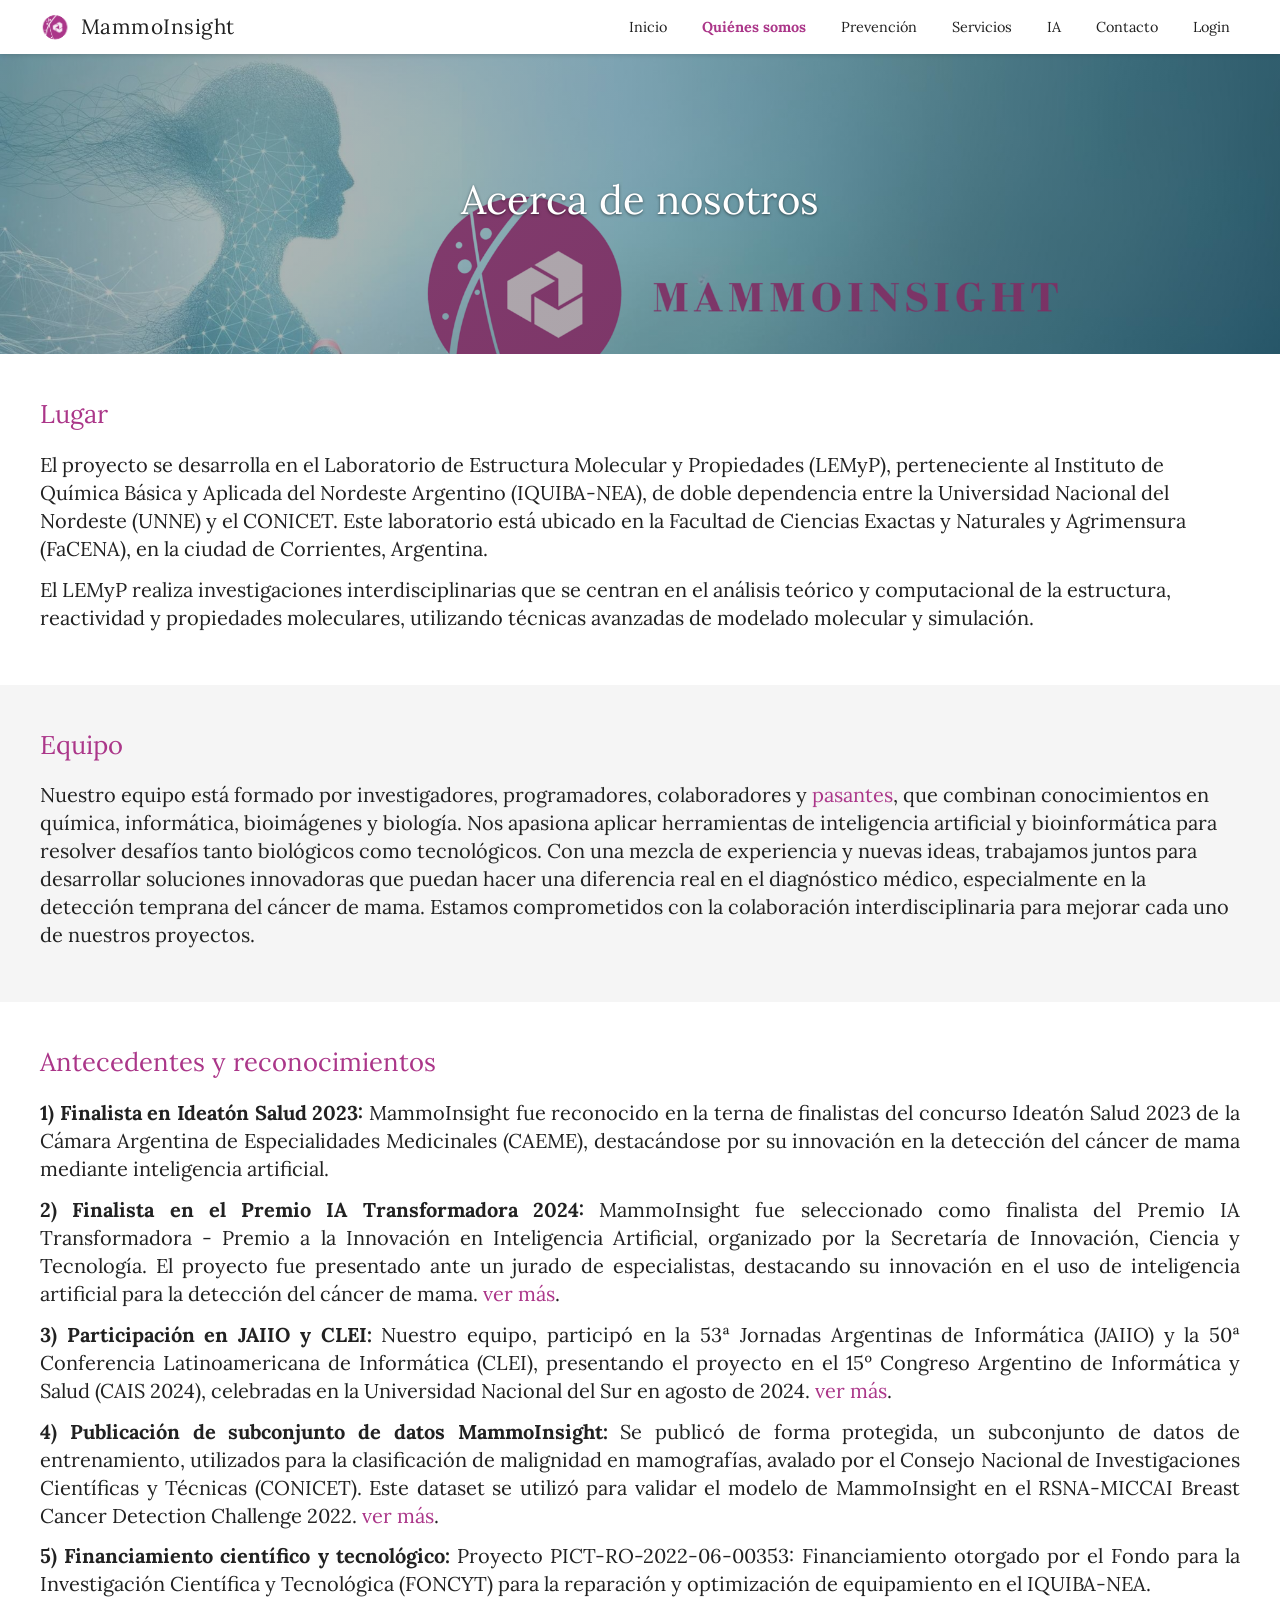
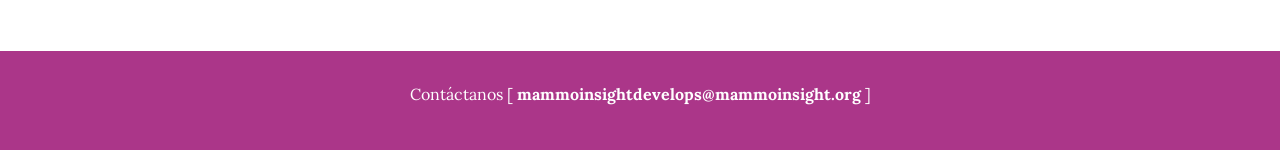
<file: quienes-somos.html>
<!DOCTYPE html>
<html lang="es">

<head>
    <meta charset="UTF-8">
    <meta name="viewport" content="width=device-width, initial-scale=1.0">
    <title>MammoInsight - Quiénes somos</title>
    <meta name="description" content="Conoce el equipo y el lugar donde se desarrolla MammoInsight.">

    <!-- Fonts -->
    <link
        href="https://fonts.googleapis.com/css2?family=Lora:ital,wght@0,400;0,700;1,400&family=Roboto:wght@300;400;500;700&display=swap"
        rel="stylesheet">

    <!-- Styles -->
    <link rel="stylesheet" href="css/style.css?v=5">
    <link rel="icon" href="assets/images/logo.png" type="image/png">
</head>

<body>

    <!-- Header / Navigation -->
    <header>
        <div class="nav-container">
            <a href="index.html" class="logo-container">
                <img src="assets/images/logo.png" alt="MammoInsight Logo" class="logo-img">
                <span class="site-title">MammoInsight</span>
            </a>
            <nav>
                <ul>
                    <li><a href="index.html">Inicio</a></li>
                    <li><a href="quienes-somos.html" class="active">Quiénes somos</a></li>
                    <li><a href="prevencion.html">Prevención</a></li>
                    <li><a href="servicios.html">Servicios</a></li>
                    <li><a href="ia.html">IA</a></li>
                    <li><a href="contacto.html">Contacto</a></li>
                    <li><a href="login.html">Login</a></li>
                </ul>
            </nav>
        </div>
    </header>

    <!-- Main Content -->
    <main>

        <!-- Hero Section (Reusing main bg for consistency) -->
        <section class="hero" style="height: 300px;">
            <div class="hero-overlay"></div>
            <div class="hero-content">
                <h1>Acerca de nosotros</h1>
            </div>
        </section>

        <!-- Lugar Section -->
        <section class="section">
            <div class="content-container">
            <h2>Lugar</h2>
            <h3>El proyecto se desarrolla en el Laboratorio de Estructura Molecular y Propiedades (LEMyP), perteneciente
                al Instituto de Química Básica y Aplicada del Nordeste Argentino (IQUIBA-NEA), de doble dependencia
                entre la Universidad Nacional del Nordeste (UNNE) y el CONICET. Este laboratorio está ubicado en la
                Facultad de Ciencias Exactas y Naturales y Agrimensura (FaCENA), en la ciudad de Corrientes, Argentina.
            </h3>
            <h3>El LEMyP realiza investigaciones interdisciplinarias que se centran en el análisis teórico y
                computacional de la estructura, reactividad y propiedades moleculares, utilizando técnicas avanzadas de
                modelado molecular y simulación.</h3>
            </div>
        </section>

        <!-- Equipo Section -->
        <section class="section" style="background-color: var(--light-gray);">
            <div class="content-container">
            <h2>Equipo</h2>
            <h3>Nuestro equipo está formado por investigadores, programadores, colaboradores y <a
                    href="https://www.develops.mammoinsight.org/" target="_blank"
                    style="color: var(--primary-color);">pasantes</a>, que combinan conocimientos en química,
                informática, bioimágenes y biología. Nos apasiona aplicar herramientas de inteligencia artificial y
                bioinformática para resolver desafíos tanto biológicos como tecnológicos. Con una mezcla de experiencia
                y nuevas ideas, trabajamos juntos para desarrollar soluciones innovadoras que puedan hacer una
                diferencia real en el diagnóstico médico, especialmente en la detección temprana del cáncer de mama.
                Estamos comprometidos con la colaboración interdisciplinaria para mejorar cada uno de nuestros
                proyectos.</h3>
            </div>
        </section>

        <!-- Antecedentes Section -->
        <section class="section">
            <div class="content-container">
            <h2>Antecedentes y reconocimientos</h2>

            <h3 style="text-align: justify;"><strong>1) Finalista en Ideatón Salud 2023:</strong> MammoInsight fue
                reconocido en la terna de finalistas del concurso Ideatón Salud 2023 de la Cámara Argentina de
                Especialidades Medicinales (CAEME), destacándose por su innovación en la detección del cáncer de
                mama mediante inteligencia artificial.</h3>

            <h3 style="text-align: justify;"><strong>2) Finalista en el Premio IA Transformadora 2024:</strong>
                MammoInsight fue seleccionado como finalista del Premio IA Transformadora - Premio a la Innovación
                en Inteligencia Artificial, organizado por la Secretaría de Innovación, Ciencia y Tecnología. El
                proyecto fue presentado ante un jurado de especialistas, destacando su innovación en el uso de
                inteligencia artificial para la detección del cáncer de mama. <a
                    href="https://inteligenciaartificial.gob.ar/streamings-6-viernes" target="_blank"
                    style="color: var(--primary-color);">ver más</a>.</h3>

            <h3 style="text-align: justify;"><strong>3) Participación en JAIIO y CLEI:</strong> Nuestro equipo,
                participó en la 53ª Jornadas Argentinas de Informática (JAIIO) y la 50ª Conferencia Latinoamericana
                de Informática (CLEI), presentando el proyecto en el 15º Congreso Argentino de Informática y Salud
                (CAIS 2024), celebradas en la Universidad Nacional del Sur en agosto de 2024. <a
                    href="https://revistas.unlp.edu.ar/JAIIO/article/view/18555" target="_blank"
                    style="color: var(--primary-color);">ver más</a>.</h3>

            <h3 style="text-align: justify;"><strong>4) Publicación de subconjunto de datos MammoInsight:</strong>
                Se publicó de forma protegida, un subconjunto de datos de entrenamiento, utilizados para la
                clasificación de malignidad en mamografías, avalado por el Consejo Nacional de Investigaciones
                Científicas y Técnicas (CONICET). Este dataset se utilizó para validar el modelo de MammoInsight en
                el RSNA-MICCAI Breast Cancer Detection Challenge 2022. <a
                    href="https://datosdeinvestigacion.conicet.gov.ar/handle/11336/236898" target="_blank"
                    style="color: var(--primary-color);">ver más</a>.</h3>

            <h3 style="text-align: justify;"><strong>5) Financiamiento científico y tecnológico:</strong> Proyecto
                PICT-RO-2022-06-00353: Financiamiento otorgado por el Fondo para la Investigación Científica y
                Tecnológica (FONCYT) para la reparación y optimización de equipamiento en el IQUIBA-NEA.</h3>
            </div>
        </section>

    </main>

    <!-- Footer -->
    <footer>
        <section>
            <h3>Contáctanos [ <a
                    href="mailto:mammoinsightdevelops@mammoinsight.org">mammoinsightdevelops@mammoinsight.org</a> ]</h3>
        </section>
    </footer>

</body>

</html>
</file>
<file: css/style.css>
@import url('https://fonts.googleapis.com/css2?family=Gentium+Basic:ital,wght@0,400;0,700;1,400;1,700&family=Lora:ital,wght@0,400;0,500;0,600;0,700;1,400;1,500;1,600;1,700&family=Roboto:wght@300;400;500;700&display=swap');

:root {
    --primary-color: #ab3689;
    --primary-dark: #892b6e;
    --primary-light: #be62a3;
    --accent-color: #bc5ea1;
    --text-color: #212121;
    --light-gray: #f5f5f5;
    --medium-gray: #d3d3d3;
    --dark-bg: #333333;
    --white: #ffffff;

    /* Font Definitions matching original site */
    --font-heading: 'Lora', serif;
    --font-body: 'Gentium Basic', serif;
    --font-ui: 'Roboto', sans-serif;
}

body {
    font-family: var(--font-body);
    color: var(--text-color);
    margin: 0;
    padding: 0;
    line-height: 1.6;
    background-color: var(--white);
    font-size: 15px;
    /* Reduced from 16px */
}

/* Typography Overrides */
h1,
h2,
h3,
h4,
h5,
h6 {
    font-family: var(--font-heading);
    color: var(--primary-color);
    margin-top: 0;
    font-weight: 400;
}

h1 {
    font-size: 2.0rem;
    /* Reduced from 2.2rem */
    line-height: 1.2;
}

h2 {
    font-size: 1.6rem;
    /* Reduced from 1.8rem */
    margin-bottom: 1rem;
}

h3 {
    font-size: 1.25rem;
    /* Reduced from 1.3rem */
    color: var(--text-color);
    margin-bottom: 0.8rem;
    line-height: 1.4;
}

p {
    margin-bottom: 1rem;
}

a {
    color: var(--primary-color);
    text-decoration: none;
    transition: color 0.3s;
}

a:hover {
    color: var(--primary-dark);
    text-decoration: underline;
}

ul {
    list-style-position: inside;
}

/* Header & Navigation */
header {
    background-color: var(--white);
    box-shadow: 0 2px 4px rgba(0, 0, 0, 0.1);
    position: sticky;
    top: 0;
    z-index: 1000;
}

.nav-container {
    max-width: 1200px;
    margin: 0 auto;
    padding: 0.5rem 1rem;
    display: flex;
    justify-content: space-between;
    align-items: center;
}

.logo-container {
    display: flex;
    align-items: center;
    text-decoration: none;
    color: var(--text-color);
}

.logo-img {
    height: 38px;
    /* Slightly smaller logo */
    margin-right: 10px;
}

.site-title {
    font-family: var(--font-heading);
    font-size: 1.3rem;
    /* Small & elegant */
    font-weight: 400;
    color: var(--text-color);
    letter-spacing: 0.5px;
}

nav ul {
    list-style: none;
    display: flex;
    margin: 0;
    padding: 0;
}

nav li {
    margin-left: 15px;
}

nav a {
    text-decoration: none;
    color: var(--text-color);
    font-family: var(--font-heading);
    font-size: 0.9rem;
    /* Reduced menu font size */
    padding: 6px 10px;
    border-radius: 4px;
    transition: all 0.3s;
}

nav a:hover,
nav a.active {
    background-color: transparent;
    color: var(--primary-color);
    font-weight: 700;
}

/* Hero Section */
.hero {
    position: relative;
    height: 300px;
    /* Reduced height */
    background-image: url('../assets/images/hero-bg.jpg');
    background-size: cover;
    background-position: center;
    display: flex;
    align-items: center;
    justify-content: center;
    color: var(--white);
    text-align: center;
}

/* Default Overlay */
.hero-overlay {
    background: linear-gradient(135deg, rgba(80, 80, 80, 0.4), rgba(40, 40, 40, 0.4));
    position: absolute;
    top: 0;
    left: 0;
    width: 100%;
    height: 100%;
}

/* Home Hero Specific - No Overlay */
.hero.home-hero {
    height: 400px;
}

.hero.home-hero .hero-overlay {
    background: none;
}

.hero-content {
    position: relative;
    z-index: 1;
    max-width: 900px;
    padding: 30px;
}

.hero h1 {
    color: var(--white);
    font-size: 2.5rem;
    /* Balanced for reduced global size */
    margin-bottom: 0.5rem;
    text-shadow: 0 1px 3px rgba(0, 0, 0, 0.5);
    font-weight: 400;
}

.hero p {
    color: var(--white);
    font-size: 1.1rem;
    margin-top: 0;
    font-family: var(--font-heading);
    text-shadow: 0 1px 2px rgba(0, 0, 0, 0.5);
}

/* Page Layout */
.section {
    padding: 2.5rem 1rem;
}

.content-container {
    max-width: 1200px;
    /* Increased from 1000px to reduce "exaggerated margins" */
    margin: 0 auto;
}

/* Grid System */
.grid-2-col {
    display: grid;
    grid-template-columns: 1fr 1fr;
    gap: 3rem;
    align-items: start;
}

.grid-3-col {
    display: grid;
    grid-template-columns: repeat(3, 1fr);
    gap: 2rem;
}

/* Components */
.card {
    background-color: var(--white);
    border-radius: 6px;
    box-shadow: 0 2px 6px rgba(0, 0, 0, 0.05);
    padding: 2rem;
    transition: transform 0.3s ease, box-shadow 0.3s;
    height: 100%;
    box-sizing: border-box;
}

.card:hover {
    transform: translateY(-3px);
    box-shadow: 0 6px 15px rgba(0, 0, 0, 0.1);
}

.btn {
    display: inline-block;
    background-color: var(--primary-color);
    color: var(--white);
    padding: 0.6rem 1.6rem;
    border-radius: 2px;
    font-family: var(--font-ui);
    font-weight: 500;
    border: none;
    cursor: pointer;
    text-transform: uppercase;
    font-size: 0.8rem;
    letter-spacing: 1px;
    box-shadow: 0 2px 4px rgba(0, 0, 0, 0.15);
}

.btn:hover {
    background-color: var(--primary-dark);
    color: var(--white);
    text-decoration: none;
    box-shadow: 0 4px 6px rgba(0, 0, 0, 0.25);
}

/* Utilities */
.text-center {
    text-align: center;
}

.mt-2 {
    margin-top: 2rem;
}

.mb-2 {
    margin-bottom: 2rem;
}

.highlight-section {
    background-color: var(--light-gray);
    border-left: 4px solid var(--primary-color);
}

/* Footer */
footer {
    background-color: var(--primary-color);
    color: var(--white);
    padding: 2rem 1rem;
    text-align: center;
    margin-top: auto;
}

footer a {
    color: var(--white);
    font-weight: bold;
    text-decoration: none;
}

footer h3 {
    color: var(--white);
    font-size: 1rem;
    margin-top: 0;
}

/* Responsive */
@media (max-width: 768px) {
    .nav-container {
        flex-direction: column;
    }

    nav ul {
        flex-direction: column;
        width: 100%;
        text-align: center;
        margin-top: 15px;
    }

    nav li {
        margin: 10px 0;
        margin-left: 0;
    }

    .hero h1 {
        font-size: 1.8rem;
    }

    .grid-2-col,
    .grid-3-col {
        grid-template-columns: 1fr;
    }
}
</file>
